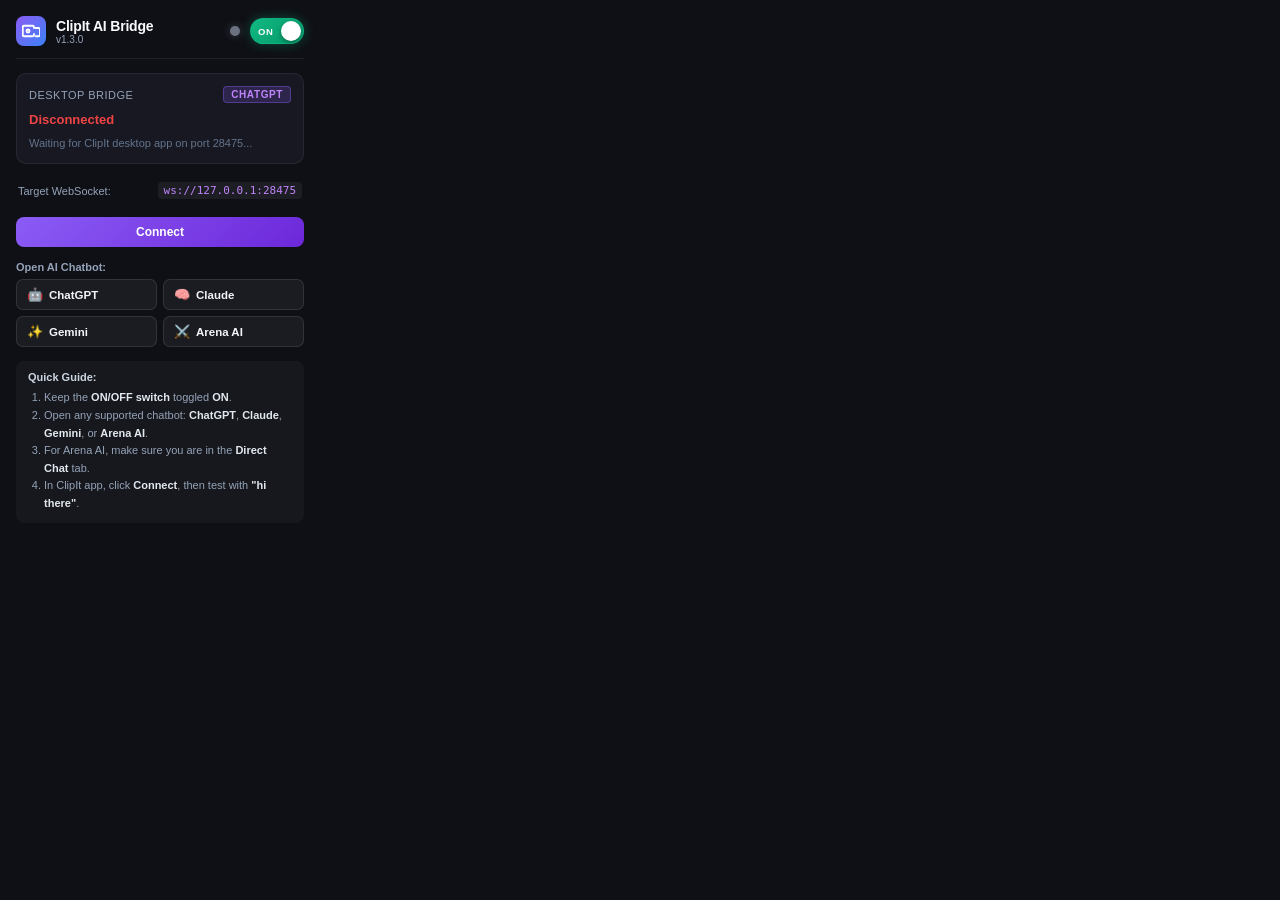
<file: clipit-chatgpt-bridge/popup.html>
<!DOCTYPE html>
<html lang="en">
<head>
  <meta charset="UTF-8">
  <meta name="viewport" content="width=device-width, initial-scale=1.0">
  <title>ClipIt AI Bridge</title>
  <link rel="stylesheet" href="popup.css">
</head>
<body>
  <div class="card">
    <div class="header">
      <div class="brand">
        <div class="logo-box">
          <svg width="18" height="18" viewBox="0 0 24 24" fill="none" stroke="currentColor" stroke-width="2.5" stroke-linecap="round" stroke-linejoin="round">
            <path d="M16 16v1a2 2 0 0 1-2 2H3a2 2 0 0 1-2-2V7a2 2 0 0 1 2-2h11a2 2 0 0 1 2 2v1"></path>
            <path d="M18 8h4a2 2 0 0 1 2 2v7a2 2 0 0 1-2 2h-4"></path>
            <circle cx="8" cy="12" r="2"></circle>
          </svg>
        </div>
        <div class="title-group">
          <span class="title">ClipIt AI Bridge</span>
          <span class="version">v1.3.0</span>
        </div>
      </div>
      
      <!-- Right-side header controls: Dot that turns green + On/Off power button -->
      <div class="header-controls">
        <div id="statusDot" class="status-dot disconnected" title="Connection status"></div>
        <button id="powerBtn" class="power-toggle on" title="Toggle Bridge Completely On/Off">
          <span class="power-knob"></span>
          <span id="powerText" class="power-text">ON</span>
        </button>
      </div>
    </div>

    <div class="status-container">
      <div class="status-row">
        <div class="status-label">Desktop Bridge</div>
        <div id="activePlatformBadge" class="platform-badge">ChatGPT</div>
      </div>
      <div id="statusText" class="status-badge disconnected">Disconnected</div>
      <div id="detailsText" class="status-details">Waiting for ClipIt desktop app on port 28475...</div>
    </div>

    <div class="port-info">
      <span>Target WebSocket:</span>
      <code>ws://127.0.0.1:28475</code>
    </div>

    <div class="actions">
      <button id="toggleBtn" class="btn primary">Connect</button>
    </div>

    <!-- Quick Open Supported Platforms -->
    <div class="quick-launch-section">
      <div class="section-title">Open AI Chatbot:</div>
      <div class="launch-grid">
        <button id="chatgptBtn" class="launch-btn" title="Open ChatGPT">
          <span class="launch-icon">🤖</span>
          <span>ChatGPT</span>
        </button>
        <button id="claudeBtn" class="launch-btn" title="Open Claude AI">
          <span class="launch-icon">🧠</span>
          <span>Claude</span>
        </button>
        <button id="geminiBtn" class="launch-btn" title="Open Google Gemini">
          <span class="launch-icon">✨</span>
          <span>Gemini</span>
        </button>
        <button id="arenaBtn" class="launch-btn" title="Open Arena AI (Direct Chat)">
          <span class="launch-icon">⚔️</span>
          <span>Arena AI</span>
        </button>
      </div>
    </div>

    <div class="instructions">
      <p class="inst-title">Quick Guide:</p>
      <ol>
        <li>Keep the <b>ON/OFF switch</b> toggled <b>ON</b>.</li>
        <li>Open any supported chatbot: <b>ChatGPT</b>, <b>Claude</b>, <b>Gemini</b>, or <b>Arena AI</b>.</li>
        <li>For Arena AI, make sure you are in the <b>Direct Chat</b> tab.</li>
        <li>In ClipIt app, click <b>Connect</b>, then test with <b>"hi there"</b>.</li>
      </ol>
    </div>
  </div>

  <script src="popup.js"></script>
</body>
</html>
</file>
<file: clipit-chatgpt-bridge/popup.css>
* {
  margin: 0;
  padding: 0;
  box-sizing: border-box;
  font-family: -apple-system, BlinkMacSystemFont, "Segoe UI", Roboto, Helvetica, Arial, sans-serif;
}

body {
  width: 320px;
  background-color: #0F1016;
  color: #F8FAFC;
  padding: 16px;
  font-size: 13px;
}

.card {
  display: flex;
  flex-direction: column;
  gap: 14px;
}

.header {
  display: flex;
  align-items: center;
  justify-content: space-between;
  padding-bottom: 12px;
  border-bottom: 1px solid rgba(255, 255, 255, 0.08);
}

.brand {
  display: flex;
  align-items: center;
  gap: 10px;
}

.logo-box {
  width: 30px;
  height: 30px;
  border-radius: 8px;
  background: linear-gradient(135deg, #8B5CF6, #3B82F6);
  display: flex;
  align-items: center;
  justify-content: center;
  color: white;
}

.title-group {
  display: flex;
  flex-direction: column;
}

.title {
  font-weight: 700;
  font-size: 14px;
  letter-spacing: -0.2px;
}

.version {
  font-size: 10px;
  color: #94A3B8;
}

/* Header Controls: Dot next to On/Off Button */
.header-controls {
  display: flex;
  align-items: center;
  gap: 10px;
}

.status-dot {
  width: 10px;
  height: 10px;
  border-radius: 50%;
  background: #6B7280;
  box-shadow: 0 0 8px rgba(107, 114, 128, 0.5);
  transition: all 0.3s ease;
}

.status-dot.connected {
  background: #10B981;
  box-shadow: 0 0 10px rgba(16, 185, 129, 0.8);
}

.status-dot.connecting {
  background: #F59E0B;
  box-shadow: 0 0 10px rgba(245, 158, 11, 0.8);
  animation: pulse 1.2s infinite;
}

.status-dot.error {
  background: #EF4444;
  box-shadow: 0 0 10px rgba(239, 68, 68, 0.8);
}

.status-dot.off {
  background: #374151;
  box-shadow: none;
}

/* Sleek Pill Power On/Off Toggle Button */
.power-toggle {
  position: relative;
  display: inline-flex;
  align-items: center;
  width: 54px;
  height: 26px;
  border-radius: 13px;
  border: 1px solid rgba(255, 255, 255, 0.12);
  cursor: pointer;
  outline: none;
  transition: all 0.25s cubic-bezier(0.4, 0, 0.2, 1);
  padding: 2px;
}

.power-toggle.on {
  background: linear-gradient(135deg, #10B981, #059669);
  border-color: rgba(16, 185, 129, 0.6);
  box-shadow: 0 0 12px rgba(16, 185, 129, 0.35);
}

.power-toggle.off {
  background: #1F2430;
  border-color: rgba(255, 255, 255, 0.08);
  box-shadow: inset 0 1px 3px rgba(0, 0, 0, 0.5);
}

.power-knob {
  width: 20px;
  height: 20px;
  border-radius: 50%;
  background: #FFFFFF;
  box-shadow: 0 2px 4px rgba(0, 0, 0, 0.3);
  transition: transform 0.25s cubic-bezier(0.4, 0, 0.2, 1);
}

.power-toggle.on .power-knob {
  transform: translateX(28px);
}

.power-toggle.off .power-knob {
  transform: translateX(0px);
  background: #94A3B8;
}

.power-text {
  position: absolute;
  font-size: 9.5px;
  font-weight: 800;
  letter-spacing: 0.5px;
  user-select: none;
}

.power-toggle.on .power-text {
  left: 7px;
  color: #FFFFFF;
}

.power-toggle.off .power-text {
  right: 7px;
  color: #64748B;
}

@keyframes pulse {
  0% { transform: scale(0.9); opacity: 0.7; }
  50% { transform: scale(1.2); opacity: 1; }
  100% { transform: scale(0.9); opacity: 0.7; }
}

.status-container {
  background: #171822;
  border: 1px solid rgba(255, 255, 255, 0.07);
  border-radius: 10px;
  padding: 12px;
  display: flex;
  flex-direction: column;
  gap: 6px;
}

.status-label {
  font-size: 11px;
  color: #94A3B8;
  text-transform: uppercase;
  letter-spacing: 0.5px;
}

.status-badge {
  display: inline-block;
  font-size: 13px;
  font-weight: 600;
  border-radius: 6px;
  padding: 3px 0;
}

.status-badge.connected {
  color: #10B981;
}

.status-badge.connecting {
  color: #F59E0B;
}

.status-badge.disconnected, .status-badge.error {
  color: #EF4444;
}

.status-badge.off {
  color: #94A3B8;
}

.status-details {
  font-size: 11px;
  color: #64748B;
  line-height: 1.4;
}

.port-info {
  display: flex;
  justify-content: space-between;
  align-items: center;
  font-size: 11px;
  color: #94A3B8;
  padding: 4px 2px;
}

.port-info code {
  background: rgba(255, 255, 255, 0.06);
  padding: 2px 6px;
  border-radius: 4px;
  color: #C084FC;
  font-family: monospace;
}

.status-row {
  display: flex;
  justify-content: space-between;
  align-items: center;
}

.platform-badge {
  font-size: 10px;
  font-weight: 700;
  text-transform: uppercase;
  letter-spacing: 0.6px;
  padding: 2px 7px;
  border-radius: 4px;
  background: rgba(139, 92, 246, 0.2);
  color: #C084FC;
  border: 1px solid rgba(139, 92, 246, 0.4);
}

.actions {
  display: flex;
  gap: 8px;
}

.quick-launch-section {
  display: flex;
  flex-direction: column;
  gap: 6px;
}

.section-title {
  font-size: 11px;
  font-weight: 600;
  color: #94A3B8;
}

.launch-grid {
  display: grid;
  grid-template-columns: 1fr 1fr;
  gap: 6px;
}

.launch-btn {
  display: flex;
  align-items: center;
  gap: 6px;
  padding: 7px 10px;
  background: rgba(255, 255, 255, 0.05);
  border: 1px solid rgba(255, 255, 255, 0.1);
  border-radius: 7px;
  color: #F1F5F9;
  font-size: 11.5px;
  font-weight: 600;
  cursor: pointer;
  transition: all 0.18s ease;
}

.launch-btn:hover {
  background: rgba(139, 92, 246, 0.16);
  border-color: rgba(139, 92, 246, 0.4);
  transform: translateY(-1px);
}

.launch-icon {
  font-size: 13px;
}

.btn {
  flex: 1;
  padding: 8px 12px;
  border-radius: 8px;
  font-size: 12px;
  font-weight: 600;
  cursor: pointer;
  border: none;
  transition: all 0.2s ease;
}

.btn.primary {
  background: linear-gradient(135deg, #8B5CF6, #6D28D9);
  color: white;
}

.btn.primary:hover:not(:disabled) {
  background: linear-gradient(135deg, #9D74FF, #7C3AED);
}

.btn.secondary {
  background: rgba(255, 255, 255, 0.08);
  color: #E2E8F0;
  border: 1px solid rgba(255, 255, 255, 0.1);
}

.btn.secondary:hover:not(:disabled) {
  background: rgba(255, 255, 255, 0.14);
}

.btn:disabled {
  opacity: 0.4;
  cursor: not-allowed;
}

.instructions {
  background: rgba(255, 255, 255, 0.03);
  border-radius: 8px;
  padding: 10px 12px;
  font-size: 11px;
  color: #94A3B8;
  display: flex;
  flex-direction: column;
  gap: 6px;
}

.inst-title {
  font-weight: 600;
  color: #CBD5E1;
}

.instructions ol {
  padding-left: 16px;
  line-height: 1.6;
}

.instructions li b {
  color: #E2E8F0;
}
</file>
